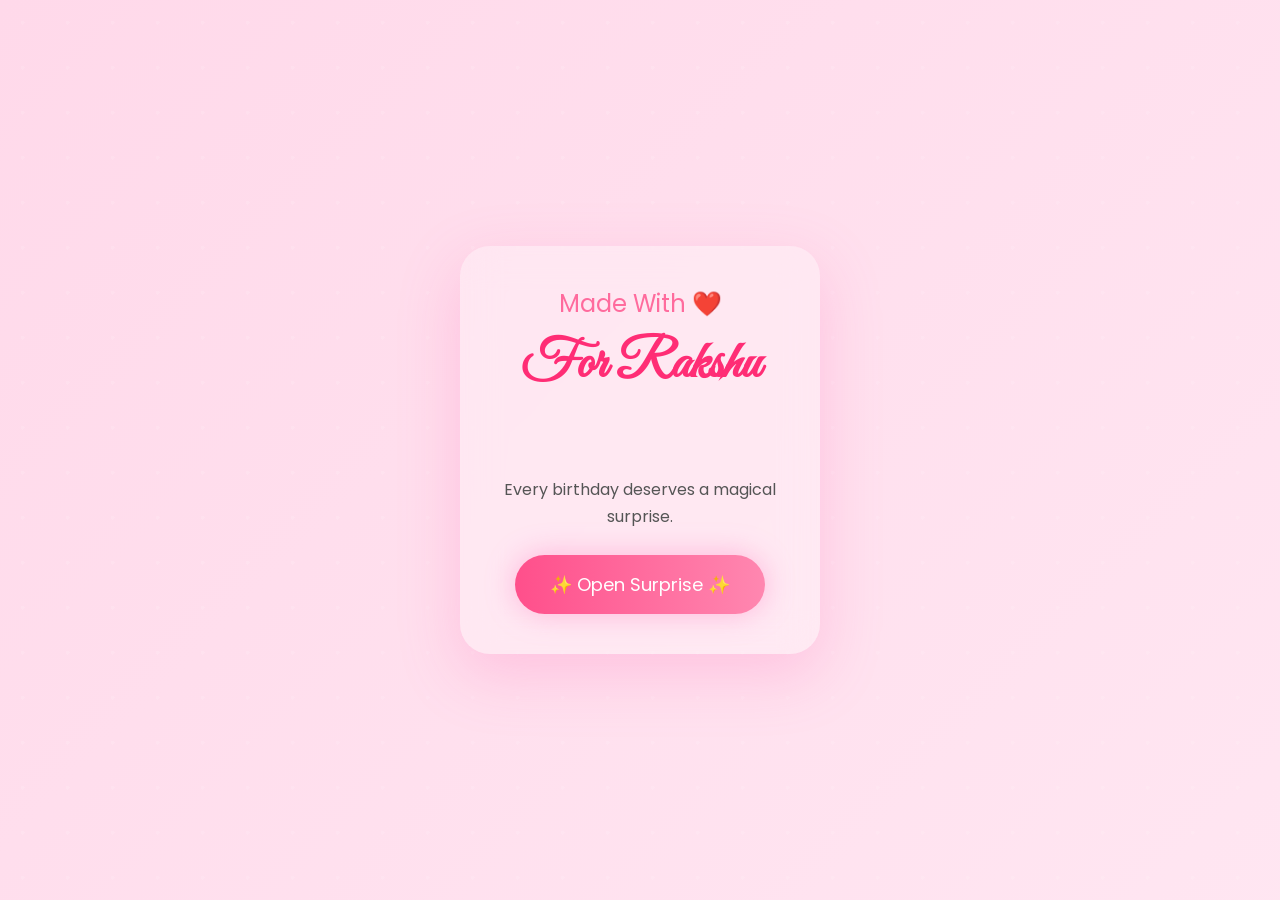
<file: index.html>
<!DOCTYPE html>
<html lang="en">
<head>

<meta charset="UTF-8">
<meta name="viewport" content="width=device-width,initial-scale=1.0">

<title>Happy Birthday Rakshu ❤️</title>

<link rel="preconnect" href="https://fonts.googleapis.com">
<link href="https://fonts.googleapis.com/css2?family=Poppins:wght@300;500;700&family=Great+Vibes&display=swap" rel="stylesheet">

<link rel="stylesheet" href="style.css">

</head>

<body>

<div class="background"></div>

<div class="hearts"></div>

<div class="card">

<h2>Made With ❤️</h2>

<h1 id="typing"></h1>

<p>
Every birthday deserves a magical surprise.
</p>

<button id="startBtn">

✨ Open Surprise ✨

</button>

</div>

<script src="script.js"></script>

</body>
</html>
</file>
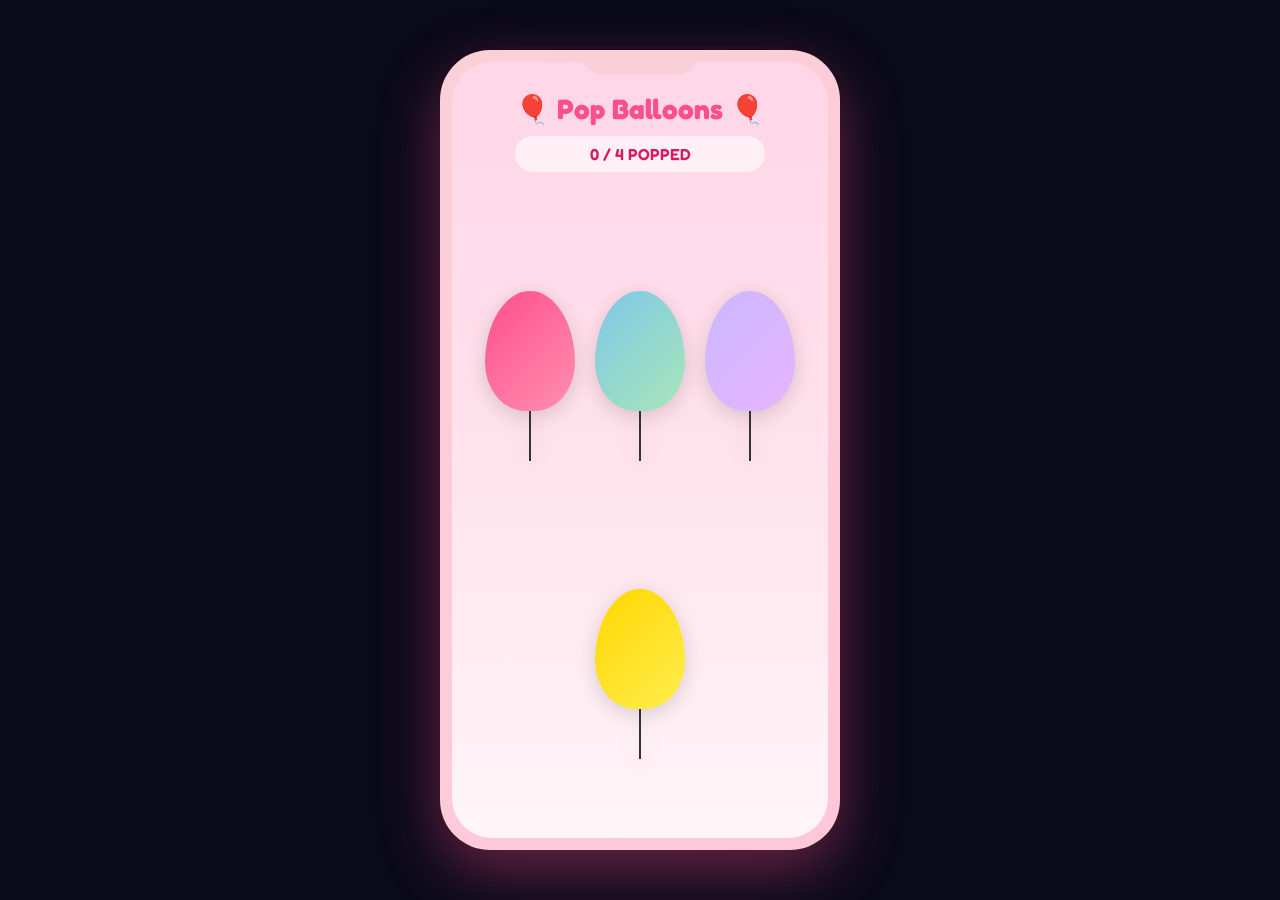
<file: pages/balloons.html>
<!DOCTYPE html>
<html lang="en">
<head>
<meta charset="UTF-8">
<meta name="viewport" content="width=device-width, initial-scale=1.0">
<title>Pop Balloons 🎈</title>

<link href="https://fonts.googleapis.com/css2?family=Fredoka:wght@300;400;500;600;700&display=swap" rel="stylesheet">

<style>

* {
  margin: 0;
  padding: 0;
  box-sizing: border-box;
}

html, body {
  width: 100%;
  height: 100%;
  background: #0a0a1a;
  display: flex;
  justify-content: center;
  align-items: center;
  font-family: 'Fredoka', sans-serif;
  overflow: hidden;
}

.phone-screen {
  width: 400px;
  height: 800px;
  background: linear-gradient(135deg, #fad0d7, #ffc7d9);
  border-radius: 50px;
  padding: 12px;
  box-shadow: 0 20px 60px rgba(255, 79, 139, 0.4), 0 0 40px rgba(0, 0, 0, 0.3);
  position: relative;
  overflow: hidden;
}

.notch {
  position: absolute;
  top: 0;
  left: 50%;
  transform: translateX(-50%);
  width: 120px;
  height: 25px;
  background: #fad0d7;
  border-radius: 0 0 25px 25px;
  z-index: 100;
}

.screen-content {
  width: 100%;
  height: 100%;
  background: linear-gradient(180deg, #ffd6e7 0%, #ffe2ec 50%, #fff5f9 100%);
  border-radius: 40px;
  display: flex;
  flex-direction: column;
  align-items: center;
  justify-content: center;
  overflow: hidden;
  position: relative;
}

.header {
  position: absolute;
  top: 30px;
  text-align: center;
  z-index: 10;
}

.title {
  font-size: 28px;
  font-weight: 700;
  color: #ff4f8b;
  margin-bottom: 10px;
}

.progress {
  font-size: 16px;
  color: #d81b60;
  font-weight: 600;
  background: rgba(255, 255, 255, 0.6);
  padding: 8px 20px;
  border-radius: 20px;
  backdrop-filter: blur(10px);
}

.balloons-container {
  width: 100%;
  height: 100%;
  position: relative;
  display: flex;
  align-items: center;
  justify-content: center;
  flex-wrap: wrap;
  gap: 20px;
  padding: 150px 30px 50px;
}

.balloon {
  width: 90px;
  height: 120px;
  border-radius: 50% 50% 45% 45% / 60% 60% 40% 40%;
  cursor: pointer;
  position: relative;
  filter: drop-shadow(0 5px 10px rgba(0, 0, 0, 0.15));
  transition: transform 0.2s ease;
  animation: float-up 3s ease-in infinite;
}

.balloon:hover {
  transform: scale(1.1);
}

.balloon::after {
  content: '';
  position: absolute;
  width: 2px;
  height: 50px;
  background: #333;
  top: 100%;
  left: 50%;
  transform: translateX(-50%);
}

@keyframes float-up {
  0% { transform: translateY(0) scale(1); }
  50% { transform: translateY(-10px) scale(1); }
  100% { transform: translateY(0) scale(1); }
}

.balloon.pink { background: linear-gradient(135deg, #ff4f8b 0%, #ff8fb3 100%); }
.balloon.green { background: linear-gradient(135deg, #7ec7e8 0%, #a8e6b8 100%); }
.balloon.purple { background: linear-gradient(135deg, #c9b8ff 0%, #e8b4ff 100%); }
.balloon.yellow { background: linear-gradient(135deg, #ffd700 0%, #ffed4e 100%); }

.balloon.pop {
  animation: pop 0.4s ease;
}

@keyframes pop {
  0% { transform: scale(1); opacity: 1; }
  100% { transform: scale(0) rotate(360deg); opacity: 0; }
}

</style>
</head>

<body>

<div class="phone-screen">
  <div class="notch"></div>
  <div class="screen-content">
    <div class="header">
      <div class="title">🎈 Pop Balloons 🎈</div>
      <div class="progress"><span id="popped">0</span> / 4 POPPED</div>
    </div>
    
    <div class="balloons-container" id="balloonsContainer"></div>
  </div>
</div>

<script>
let popped = 0;
const total = 4;
const colors = ['pink', 'green', 'purple', 'yellow'];

function createBalloon(color) {
  const container = document.getElementById('balloonsContainer');
  const balloon = document.createElement('div');
  balloon.className = `balloon ${color}`;
  
  balloon.onclick = function() {
    if (this.classList.contains('pop')) return;
    this.classList.add('pop');
    popped++;
    document.getElementById('popped').textContent = popped;
    
    if (popped >= total) {
      setTimeout(() => {
        window.location.href = 'candle.html';
      }, 1000);
    }
  };
  
  container.appendChild(balloon);
}

// Create balloons
colors.forEach(color => createBalloon(color));
</script>
</body>
</html>
</file>
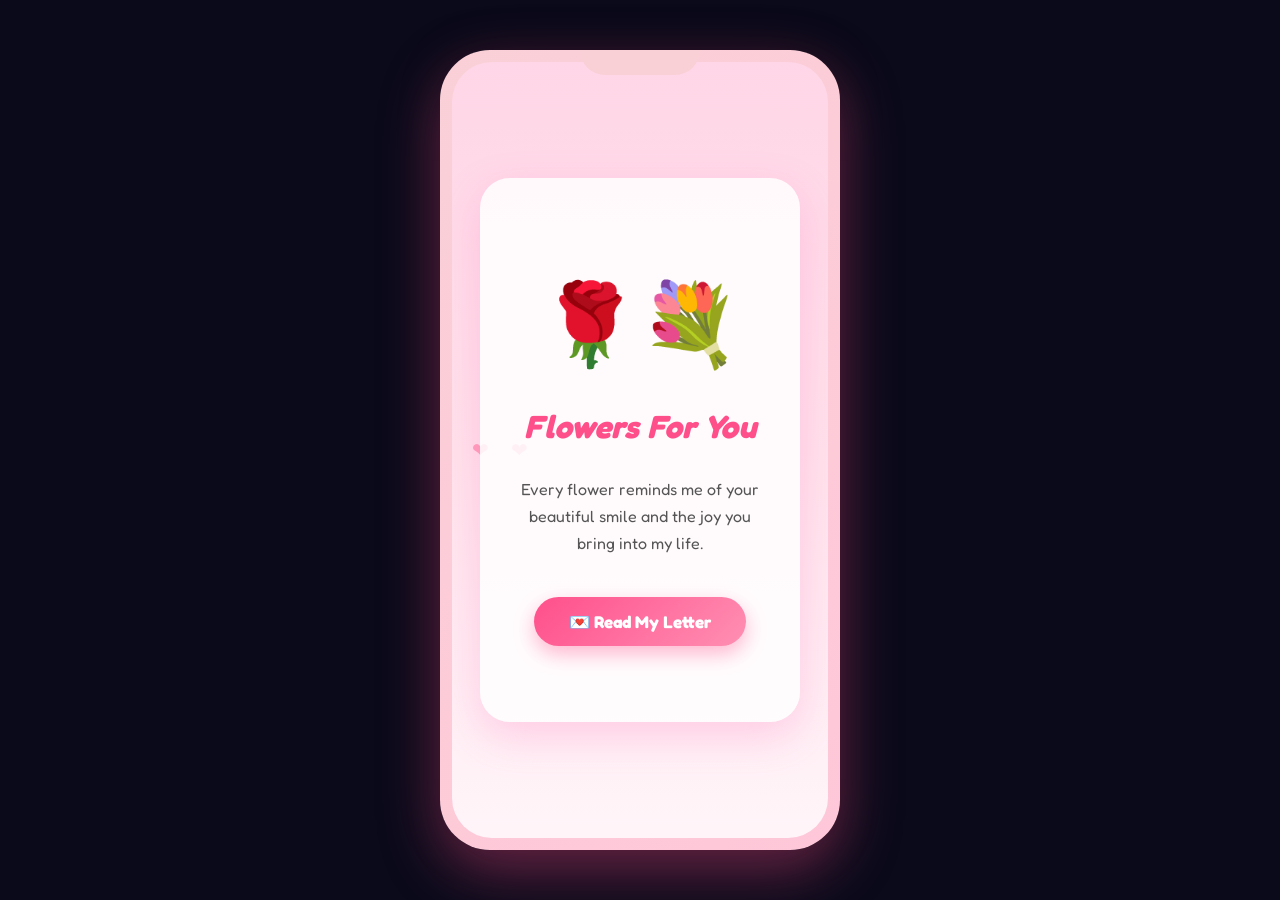
<file: pages/bouquet.html>
<!DOCTYPE html>
<html lang="en">
<head>
<meta charset="UTF-8">
<meta name="viewport" content="width=device-width, initial-scale=1.0">
<title>Flowers 🌹</title>

<link href="https://fonts.googleapis.com/css2?family=Fredoka:wght@300;400;500;600;700&display=swap" rel="stylesheet">

<style>

* {
  margin: 0;
  padding: 0;
  box-sizing: border-box;
}

html, body {
  width: 100%;
  height: 100%;
  background: #0a0a1a;
  display: flex;
  justify-content: center;
  align-items: center;
  font-family: 'Fredoka', sans-serif;
  overflow: hidden;
}

.phone-screen {
  width: 400px;
  height: 800px;
  background: linear-gradient(135deg, #fad0d7, #ffc7d9);
  border-radius: 50px;
  padding: 12px;
  box-shadow: 0 20px 60px rgba(255, 79, 139, 0.4), 0 0 40px rgba(0, 0, 0, 0.3);
  position: relative;
  overflow: hidden;
}

.notch {
  position: absolute;
  top: 0;
  left: 50%;
  transform: translateX(-50%);
  width: 120px;
  height: 25px;
  background: #fad0d7;
  border-radius: 0 0 25px 25px;
  z-index: 100;
}

.screen-content {
  width: 100%;
  height: 100%;
  background: linear-gradient(180deg, #ffd6e7, #ffe2ec, #fff5f9);
  border-radius: 40px;
  display: flex;
  flex-direction: column;
  align-items: center;
  justify-content: center;
  overflow: hidden;
  position: relative;
}

.content-container {
  width: 100%;
  height: 100%;
  display: flex;
  justify-content: center;
  align-items: center;
  position: relative;
  z-index: 2;
}

.card {
  width: 85%;
  height: 70%;
  background: rgba(255, 255, 255, 0.85);
  border-radius: 30px;
  display: flex;
  flex-direction: column;
  align-items: center;
  justify-content: center;
  padding: 30px;
  box-shadow: 0 15px 40px rgba(255, 105, 180, 0.25);
  animation: slide-up 0.8s ease;
  text-align: center;
}

@keyframes slide-up {
  from {
    opacity: 0;
    transform: translateY(50px);
  }
  to {
    opacity: 1;
    transform: translateY(0);
  }
}

h1 {
  color: #ff4f8b;
  font-size: 32px;
  font-weight: 700;
  margin: 15px 0;
  font-style: italic;
}

.flowers {
  font-size: 80px;
  margin: 20px 0;
  animation: sway 3s ease-in-out infinite;
}

@keyframes sway {
  0%, 100% { transform: rotateZ(-5deg) scale(1); }
  50% { transform: rotateZ(5deg) scale(1.05); }
}

p {
  color: #555;
  font-size: 16px;
  line-height: 1.7;
  margin: 15px 0;
}

button {
  margin-top: 25px;
  padding: 14px 35px;
  border: none;
  border-radius: 25px;
  background: linear-gradient(135deg, #ff4f8b, #ff8fb3);
  color: white;
  font-size: 17px;
  font-weight: 700;
  cursor: pointer;
  box-shadow: 0 8px 20px rgba(255, 79, 139, 0.4);
  transition: all 0.3s ease;
  font-family: 'Fredoka', sans-serif;
}

button:hover {
  transform: scale(1.08);
  box-shadow: 0 12px 30px rgba(255, 79, 139, 0.6);
}

.heart {
  position: absolute;
  color: #ff5c8d;
  font-size: 20px;
  animation: fall linear infinite;
  opacity: 0.5;
}

@keyframes fall {
  from { transform: translateY(-100px); }
  to { transform: translateY(800px); }
}

</style>
</head>

<body>

<div class="phone-screen">
  <div class="notch"></div>
  <div class="screen-content">
    <div class="content-container">
      <div class="card">
        <div class="flowers">🌹💐</div>
        <h1>Flowers For You</h1>
        <p>Every flower reminds me of your beautiful smile and the joy you bring into my life.</p>
        <button onclick="nextPage()">
          💌 Read My Letter
        </button>
      </div>
    </div>
  </div>
</div>

<script>
function createHeart(){
  const heart = document.createElement("div");
  heart.className = "heart";
  heart.innerHTML = "❤";
  heart.style.left = Math.random()*100+"vw";
  heart.style.animationDuration = (4+Math.random()*5)+"s";
  document.body.appendChild(heart);
  setTimeout(()=>{ heart.remove(); }, 9000);
}

setInterval(createHeart, 400);

function nextPage(){
  document.body.style.opacity="0";
  document.body.style.transition="opacity 0.5s ease";
  setTimeout(() => {
    window.location="letter.html";
  }, 500);
}
</script>
</body>
</html>
</file>
<file: style.css>
*{
margin:0;
padding:0;
box-sizing:border-box;
font-family:Poppins,sans-serif;
}

body{

height:100vh;

display:flex;

justify-content:center;

align-items:center;

overflow:hidden;

background:linear-gradient(-45deg,#ffd4e5,#fff5fb,#ffeaf4,#ffd9ea);

background-size:400% 400%;

animation:bg 12s ease infinite;

}

@keyframes bg{

0%{background-position:0% 50%;}

50%{background-position:100% 50%;}

100%{background-position:0% 50%;}

}

.background{

position:fixed;

width:100%;

height:100%;

background:
radial-gradient(circle,#ffffff66 2px,transparent 2px);

background-size:45px 45px;

opacity:.3;

}

.card{

width:360px;

padding:40px;

border-radius:30px;

background:rgba(255,255,255,.28);

backdrop-filter:blur(18px);

text-align:center;

box-shadow:0 20px 60px rgba(255,105,180,.25);

animation:show 1.5s;

z-index:5;

}

@keyframes show{

from{

opacity:0;

transform:translateY(60px);

}

to{

opacity:1;

transform:translateY(0);

}

}

h2{

color:#ff6b9d;

font-weight:400;

margin-bottom:10px;

}

h1{

font-family:"Great Vibes",cursive;

font-size:54px;

color:#ff2d75;

min-height:120px;

}

p{

margin:25px 0;

color:#555;

line-height:1.7;

}

button{

padding:16px 35px;

border:none;

border-radius:50px;

font-size:18px;

background:linear-gradient(90deg,#ff4f8b,#ff87b0);

color:white;

cursor:pointer;

box-shadow:0 0 30px rgba(255,105,180,.4);

animation:pulse 2s infinite;

}

@keyframes pulse{

50%{

transform:scale(1.05);

}

}

.heart{

position:fixed;

bottom:-50px;

font-size:24px;

animation:float linear forwards;

}

@keyframes float{

to{

transform:translateY(-120vh);

opacity:0;

}

}
</file>
